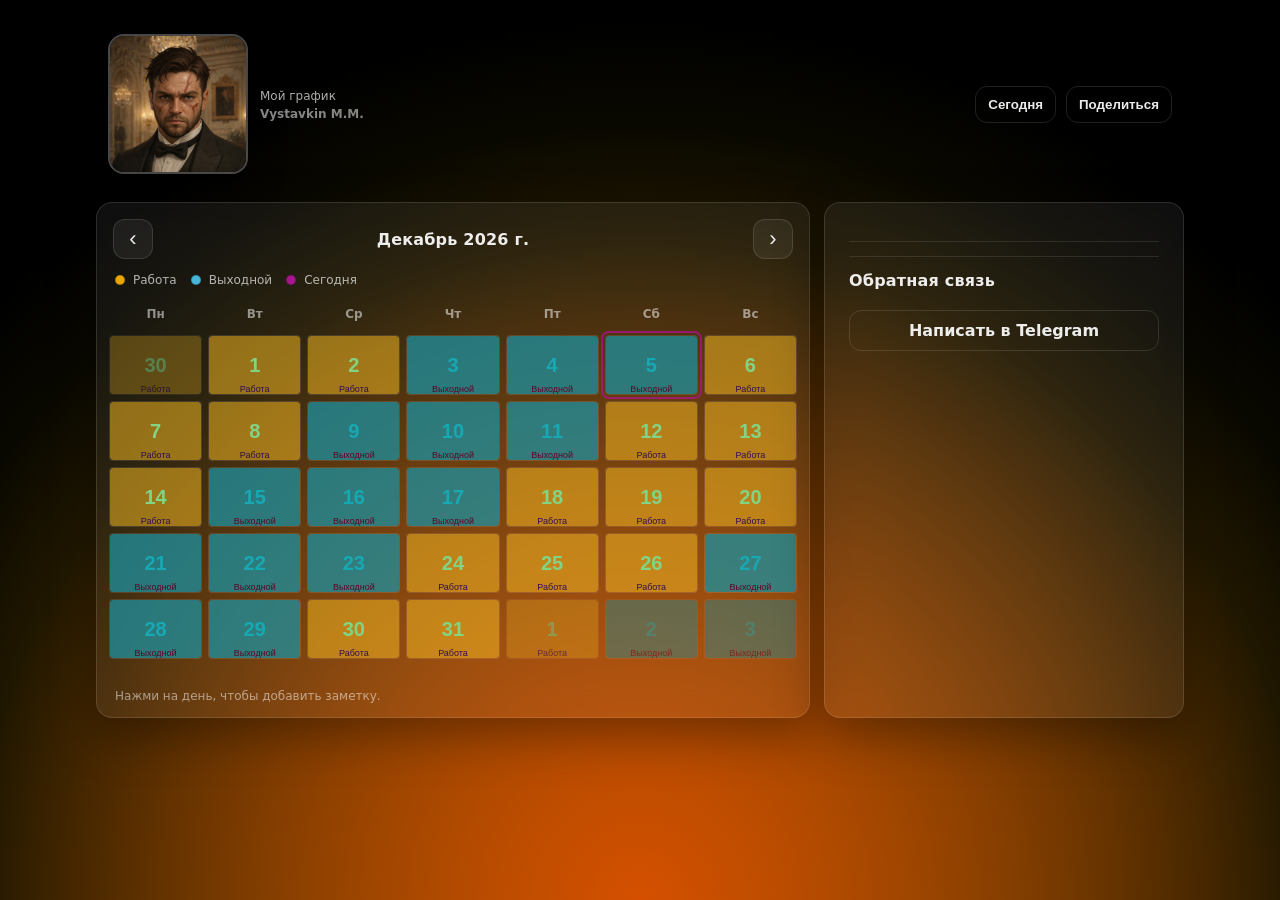
<file: index.html>
<!doctype html>
<html lang="ru">
  <head>
    <meta charset="utf-8" />
    <meta name="viewport" content="width=device-width, initial-scale=1" />
    <title>Calendar.Vystavkin.ru — график 3/3</title>
    <meta name="description" content="Calendar.Vystavkin.ru — личный календарь с графиком 3/3, заметками и ссылкой для близких." />
    <link rel="stylesheet" href="./styles.css" />
  </head>
  <body>
    <div class="app" id="app">
      <header class="topbar">
        <div class="brand">
          <div class="brand__avatar-wrap">
            <img
              class="brand__avatar"
              src="./avatar.png"
              alt="Vystavkin M.M."
            />
          </div>
          <div class="brand__text">
            <div class="brand__subtitle">Мой график</div>
            <div class="brand__name">Vystavkin M.M.</div>
          </div>
        </div>

        <div class="topbar__actions">
          <button class="btn btn--ghost" id="btnToday" type="button">Сегодня</button>
          <button class="btn btn--ghost" id="btnShare" type="button" title="Скопировать ссылку с настройками">
            Поделиться
          </button>
        </div>
      </header>

      <main class="layout">
        <section class="card calendar">
          <div class="calendar__header">
            <button class="icon-btn" id="btnPrevMonth" type="button" aria-label="Предыдущий месяц">‹</button>
            <div class="calendar__title" id="monthTitle">—</div>
            <button class="icon-btn" id="btnNextMonth" type="button" aria-label="Следующий месяц">›</button>
          </div>

          <div class="calendar__legend">
            <div class="legend-item"><span class="dot dot--work"></span> Работа</div>
            <div class="legend-item"><span class="dot dot--off"></span> Выходной</div>
            <div class="legend-item"><span class="dot dot--today"></span> Сегодня</div>
          </div>

          <div class="calendar__grid" id="calendarGrid" aria-label="Календарь"></div>

          <div class="calendar__footer">
            <div class="hint" id="hintText">Нажми на день, чтобы добавить заметку.</div>
          </div>
        </section>

        <aside class="card panel" id="sidePanel">
          <div class="panel__title" id="settingsTitle">Настройки</div>

          <div class="field" id="settingsAnchorDate">
            <label class="label" for="anchorDate">Точка отсчёта графика (дата)</label>
            <input class="input" id="anchorDate" type="date" />
            <div class="help">
              Это дата, от которой мы считаем цикл 3/3. По умолчанию — сегодня.
            </div>
          </div>

          <div class="field" id="settingsAnchorType">
            <label class="label" for="anchorType">Что это за день?</label>
            <select class="input" id="anchorType">
              <option value="work">Рабочий (день 1 из 3)</option>
              <option value="off">Выходной (день 1 из 3)</option>
            </select>
          </div>

          <div class="row" id="settingsButtons">
            <button class="btn" id="btnSaveSettings" type="button">Сохранить</button>
            <button class="btn btn--ghost" id="btnReset" type="button">Сброс</button>
          </div>

          <hr class="sep" />

          <div id="notesSection">
            <div class="panel__title">Заметка на день</div>
            <div class="field">
              <div class="label" id="noteDateLabel">Выбери день в календаре</div>
              <textarea class="input textarea" id="noteText" rows="5" placeholder="Например: смена, тренировка, встреча…"></textarea>
            </div>
            <div class="row">
              <button class="btn" id="btnSaveNote" type="button" disabled>Сохранить заметку</button>
              <button class="btn btn--ghost" id="btnDeleteNote" type="button" disabled>Удалить</button>
            </div>
          </div>

          <hr class="sep" />

          <div class="panel__title">Обратная связь</div>
          
          <a
            class="btn btn--ghost btn--full"
            id="feedbackLink"
            href="#"
            rel="noreferrer"
            target="_blank"
          >
            Написать в Telegram
          </a>
        </aside>
      </main>

      
    </div>

    <script src="./app.js"></script>
  </body>
</html>
</file>
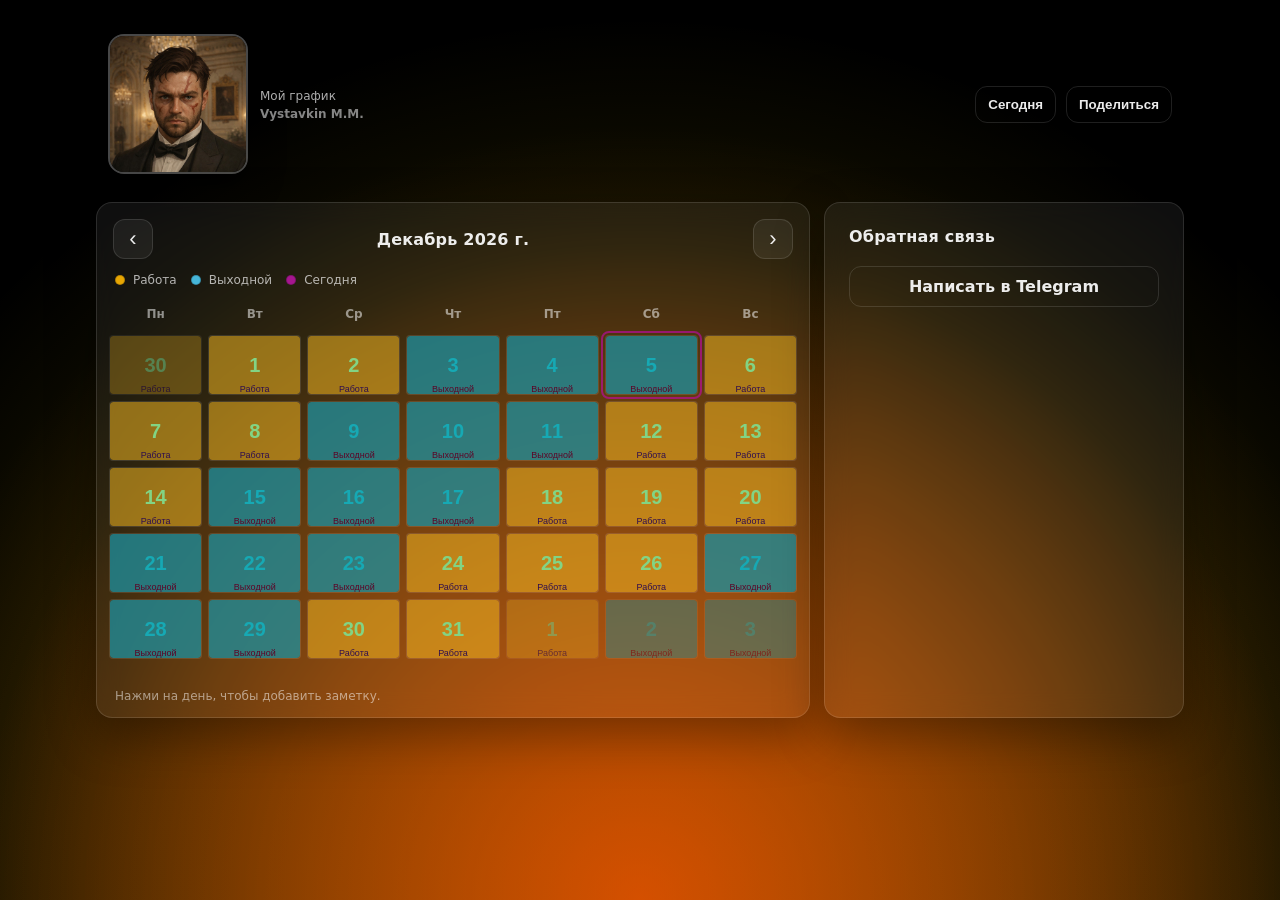
<file: calendar.html>
<!doctype html>
<html lang="ru">
  <head>
    <meta charset="utf-8" />
    <meta name="viewport" content="width=device-width, initial-scale=1" />
    <title>Calendar.Vystavkin.ru — график 3/3</title>
    <meta name="description" content="Calendar.Vystavkin.ru — личный календарь с графиком 3/3, заметками и ссылкой для близких." />
    <link rel="stylesheet" href="./styles.css" />
  </head>
  <body>
    <div class="app" id="app">
      <header class="topbar">
        <div class="brand">
          <div class="brand__avatar-wrap">
            <img
              class="brand__avatar"
              src="./avatar.png"
              alt="Vystavkin M.M."
            />
          </div>
          <div class="brand__text">
            <div class="brand__subtitle">Мой график</div>
            <div class="brand__name">Vystavkin M.M.</div>
          </div>
        </div>

        <div class="topbar__actions">
          <button class="btn btn--ghost" id="btnToday" type="button">Сегодня</button>
          <button class="btn btn--ghost" id="btnShare" type="button" title="Скопировать ссылку с настройками">
            Поделиться
          </button>
        </div>
      </header>

      <main class="layout">
        <section class="card calendar">
          <div class="calendar__header">
            <button class="icon-btn" id="btnPrevMonth" type="button" aria-label="Предыдущий месяц">‹</button>
            <div class="calendar__title" id="monthTitle">—</div>
            <button class="icon-btn" id="btnNextMonth" type="button" aria-label="Следующий месяц">›</button>
          </div>

          <div class="calendar__legend">
            <div class="legend-item"><span class="dot dot--work"></span> Работа</div>
            <div class="legend-item"><span class="dot dot--off"></span> Выходной</div>
            <div class="legend-item"><span class="dot dot--today"></span> Сегодня</div>
          </div>

          <div class="calendar__grid" id="calendarGrid" aria-label="Календарь"></div>

          <div class="calendar__footer">
            <div class="hint" id="hintText">Нажми на день, чтобы добавить заметку.</div>
          </div>
        </section>

        <aside class="card panel" id="sidePanel">
          <div class="panel__title" id="settingsTitle">Настройки</div>

          <div class="field" id="settingsAnchorDate">
            <label class="label" for="anchorDate">Точка отсчёта графика (дата)</label>
            <input class="input" id="anchorDate" type="date" />
            <div class="help">
              Это дата, от которой мы считаем цикл 3/3. По умолчанию — сегодня.
            </div>
          </div>

          <div class="field" id="settingsAnchorType">
            <label class="label" for="anchorType">Что это за день?</label>
            <select class="input" id="anchorType">
              <option value="work">Рабочий (день 1 из 3)</option>
              <option value="off">Выходной (день 1 из 3)</option>
            </select>
          </div>

          <div class="row" id="settingsButtons">
            <button class="btn" id="btnSaveSettings" type="button">Сохранить</button>
            <button class="btn btn--ghost" id="btnReset" type="button">Сброс</button>
          </div>

          <div id="notesSection">
            <hr class="sep" />
            <div class="panel__title">Заметка на день</div>
            <div class="field">
              <div class="label" id="noteDateLabel">Выбери день в календаре</div>
              <textarea class="input textarea" id="noteText" rows="5" placeholder="Например: смена, тренировка, встреча…"></textarea>
            </div>
            <div class="row">
              <button class="btn" id="btnSaveNote" type="button" disabled>Сохранить заметку</button>
              <button class="btn btn--ghost" id="btnDeleteNote" type="button" disabled>Удалить</button>
            </div>
            <hr class="sep" />
          </div>

          <div class="panel__title">Обратная связь</div>
          
          <a
            class="btn btn--ghost btn--full"
            id="feedbackLink"
            href="#"
            rel="noreferrer"
            target="_blank"
          >
            Написать в Telegram
          </a>
        </aside>
      </main>

      
    </div>

    <script src="./app.js"></script>
  </body>
</html>
</file>
<file: styles.css>
/* Base */
:root {
  --bg: #0b1020;
  --card: rgba(255, 255, 255, 0.06);
  --card-2: rgba(255, 255, 255, 0.08);
  --stroke: rgba(255, 255, 255, 0.12);
  --text: rgba(255, 255, 255, 0.92);
  --muted: rgba(255, 255, 255, 0.68);
  --muted-2: rgba(255, 255, 255, 0.52);

  --work: #ffb703;
  --off: #4cc9f0;
  --today: #b5179e;

  --shadow: 0 18px 48px rgba(0, 0, 0, 0.35);
  --radius: 16px;
}

*,
*::before,
*::after {
  box-sizing: border-box;
}

html,
body {
  height: 100%;
}

body {
  margin: 0;
  font-family: system-ui, -apple-system, Segoe UI, Roboto, Arial, sans-serif;
  color: var(--text);
  /* Ember Glow: чёрная база + 3 огненных слоя снизу */
  background-color: #000;
  background-image:
    radial-gradient(circle at 50% 100%, rgba(255, 69, 0, 0.6) 0%, transparent 60%),
    radial-gradient(circle at 50% 100%, rgba(255, 140, 0, 0.4) 0%, transparent 70%),
    radial-gradient(circle at 50% 100%, rgba(255, 215, 0, 0.3) 0%, transparent 80%);
}

a {
  color: inherit;
  text-decoration: none;
}

.app {
  max-width: 1120px;
  margin: 0 auto;
  padding: 20px 16px 28px;
}

.card {
  background: var(--card);
  border: 1px solid var(--stroke);
  border-radius: var(--radius);
  box-shadow: var(--shadow);
  backdrop-filter: blur(12px);
}

/* Topbar */
.topbar {
  display: flex;
  align-items: center;
  justify-content: space-between;
  gap: 16px;
  padding: 14px 12px;
  margin-bottom: 14px;
}

.brand {
  display: flex;
  align-items: center;
  gap: 12px;
}

.brand__avatar-wrap {
  width: 140px;
  height: 140px;
  border-radius: 16px;
  overflow: hidden;
  border: 2px solid rgba(255, 255, 255, 0.28);
  box-shadow: 0 10px 32px rgba(0, 0, 0, 0.55);
  flex-shrink: 0;
}

.brand__avatar {
  width: 100%;
  height: 100%;
  object-fit: cover;
  object-position: center top;
  display: block;
}

.brand__text {
  display: flex;
  flex-direction: column;
}

.brand__title {
  font-size: 18px;
  font-weight: 700;
  letter-spacing: 0.2px;
}

.brand__subtitle {
  margin-top: 2px;
  font-size: 12px;
  color: var(--muted);
}

.brand__name {
  margin-top: 4px;
  font-size: 12px;
  color: var(--muted-2);
  font-weight: 600;
}

.topbar__actions {
  display: flex;
  gap: 10px;
}

/* Layout */
.layout {
  display: grid;
  grid-template-columns: 1fr 360px;
  gap: 14px;
}

@media (max-width: 768px) {
  .layout {
    grid-template-columns: 1fr;
  }
}

/* Buttons / Inputs */
.btn {
  border: 1px solid var(--stroke);
  background: rgba(255, 255, 255, 0);
  color: var(--text);
  padding: 10px 12px;
  border-radius: 12px;
  cursor: pointer;
  font-weight: 600;
  transition: transform 90ms ease, background 120ms ease, border-color 120ms ease;
}

.btn:active {
  transform: translateY(1px);
}

.btn:hover {
  background: rgba(99, 33, 33, 0.315);
  border-color: rgba(255, 255, 255, 0.18);
}

.btn:disabled {
  opacity: 0.6;
  cursor: not-allowed;
}

.btn--ghost {
  background: transparent;
}

.btn--full {
  width: 100%;
  display: inline-flex;
  justify-content: center;
}

.icon-btn {
  width: 40px;
  height: 40px;
  border-radius: 12px;
  border: 1px solid var(--stroke);
  background: rgba(255, 255, 255, 0.06);
  color: var(--text);
  cursor: pointer;
  font-size: 22px;
  line-height: 1;
  transition: background 120ms ease, border-color 120ms ease;
}

.icon-btn:hover {
  background: rgba(122, 31, 31, 0.1);
  border-color: rgba(255, 255, 255, 0.18);
}

.input {
  width: 100%;
  background: rgba(255, 255, 255, 0.08);
  border: 1px solid var(--stroke);
  border-radius: 12px;
  color: var(--text);
  padding: 10px 12px;
  outline: none;
}

.input:focus {
  border-color: rgba(255, 255, 255, 0.24);
  box-shadow: 0 0 0 3px rgba(76, 201, 240, 0.14);
}

.textarea {
  resize: vertical;
  min-height: 110px;
}

/* Calendar */
.calendar {
  padding: 12px;
}

.calendar__header {
  display: grid;
  grid-template-columns: 40px 1fr 40px;
  align-items: center;
  gap: 8px;
  padding: 4px;
}

.calendar__title {
  text-align: center;
  font-weight: 800;
  letter-spacing: 0.2px;
  font-size: 16px;
}

.calendar__legend {
  display: flex;
  flex-wrap: wrap;
  gap: 10px 14px;
  padding: 10px 6px 12px;
  color: var(--muted);
  font-size: 12px;
}

.legend-item {
  display: inline-flex;
  align-items: center;
  gap: 8px;
}

.dot {
  width: 10px;
  height: 10px;
  border-radius: 99px;
  display: inline-block;
  border: 1px solid rgba(3, 3, 3, 0.22);
}

.dot--work {
  background: rgba(255, 183, 3, 0.9);
}
.dot--off {
  background: rgba(76, 201, 240, 0.9);
}
.dot--today {
  background: rgba(181, 23, 158, 0.9);
}

.calendar__grid {
  display: grid;
  grid-template-columns: repeat(7, minmax(0, 1fr));
  gap: 6px;
}

.weekday {
  color: var(--muted-2);
  font-weight: 700;
  font-size: 12px;
  text-align: center;
  padding: 8px 0;
}

.day {
  position: relative;
  border-radius: 4px;
  border: 1px solid rgba(255, 255, 255, 0.08);
  background: rgba(255, 255, 255, 0.04);
  min-height: 60px;
  padding: 6px;
  cursor: pointer;
  overflow: hidden;
  transition: transform 90ms ease, background 120ms ease, border-color 120ms ease;
}

.day:hover {
  transform: translateY(-1px);
  background: rgba(53, 50, 50, 0.089);
  border-color: rgba(219, 139, 139, 0.16);
}

.day--muted {
  opacity: 0.55;
}

.day__num {
  font-weight: 800;
  font-size: 20px;
  color: rgb(8, 247, 247);
}

.badge {
  position: absolute;
  inset: 0;
  border-radius: 3px;
  font-size: 9px;
  padding: 0;
  border: none;
  background: transparent;
  display: flex;
  align-items: flex-end;
  justify-content: center;
  pointer-events : none;
  
}

.day--work .badge {
  background: rgba(241, 181, 27, 0.521);
  border-color: rgba(31, 3, 5, 0.938);
  color: rgba(43, 10, 80, 0.96);
}

.day--off .badge {
  background: rgba(27, 143, 158, 0.747);
  border-color: rgba(2, 97, 126, 0.22);
  color: rgba(95, 0, 36, 0.96);
}

.day--today {
  outline: 2px solid rgba(190, 12, 164, 0.65);
  outline-offset: 2px;
}

.day--selected {
  border-color: rgba(163, 23, 23, 0.28);
  box-shadow: 0 0 0 3px rgba(255, 255, 255, 0.10);
}

.day__note {
  margin-top: 8px;
  font-size: 12px;
  color: var(--muted);
  line-height: 1.25;
  display: -webkit-box;
  -webkit-line-clamp: 2;
  -webkit-box-orient: vertical;
  overflow: hidden;
}

.calendar__footer {
  margin-top: 20px;
  padding: 10px 6px 2px;
  color: var(--muted-2);
  font-size: 12px;
}

/* Side panel */
.panel {
  padding: 24px;
}

.panel__title {
  font-weight: 900;
  margin-bottom: 20px;
  letter-spacing: 0.2px;
}

.field {
  margin-bottom: 12px;
}

.label {
  display: block;
  font-weight: 700;
  font-size: 12px;
  color: var(--muted);
  margin-bottom: 6px;
}

.help {
  margin-top: 6px;
  font-size: 12px;
  color: var(--muted-2);
  line-height: 1.35;
}

.row {
  display: flex;
  gap: 10px;
}

.row > .btn {
  flex: 1;
}

.sep {
  border: none;
  border-top: 1px solid rgba(255, 255, 255, 0.10);
  margin: 14px 0;
}

/* Footer */
.footer {
  margin-top: 14px;
  padding: 10px 12px;
  color: var(--muted-2);
  font-size: 12px;
  text-align: center;
}
</file>
